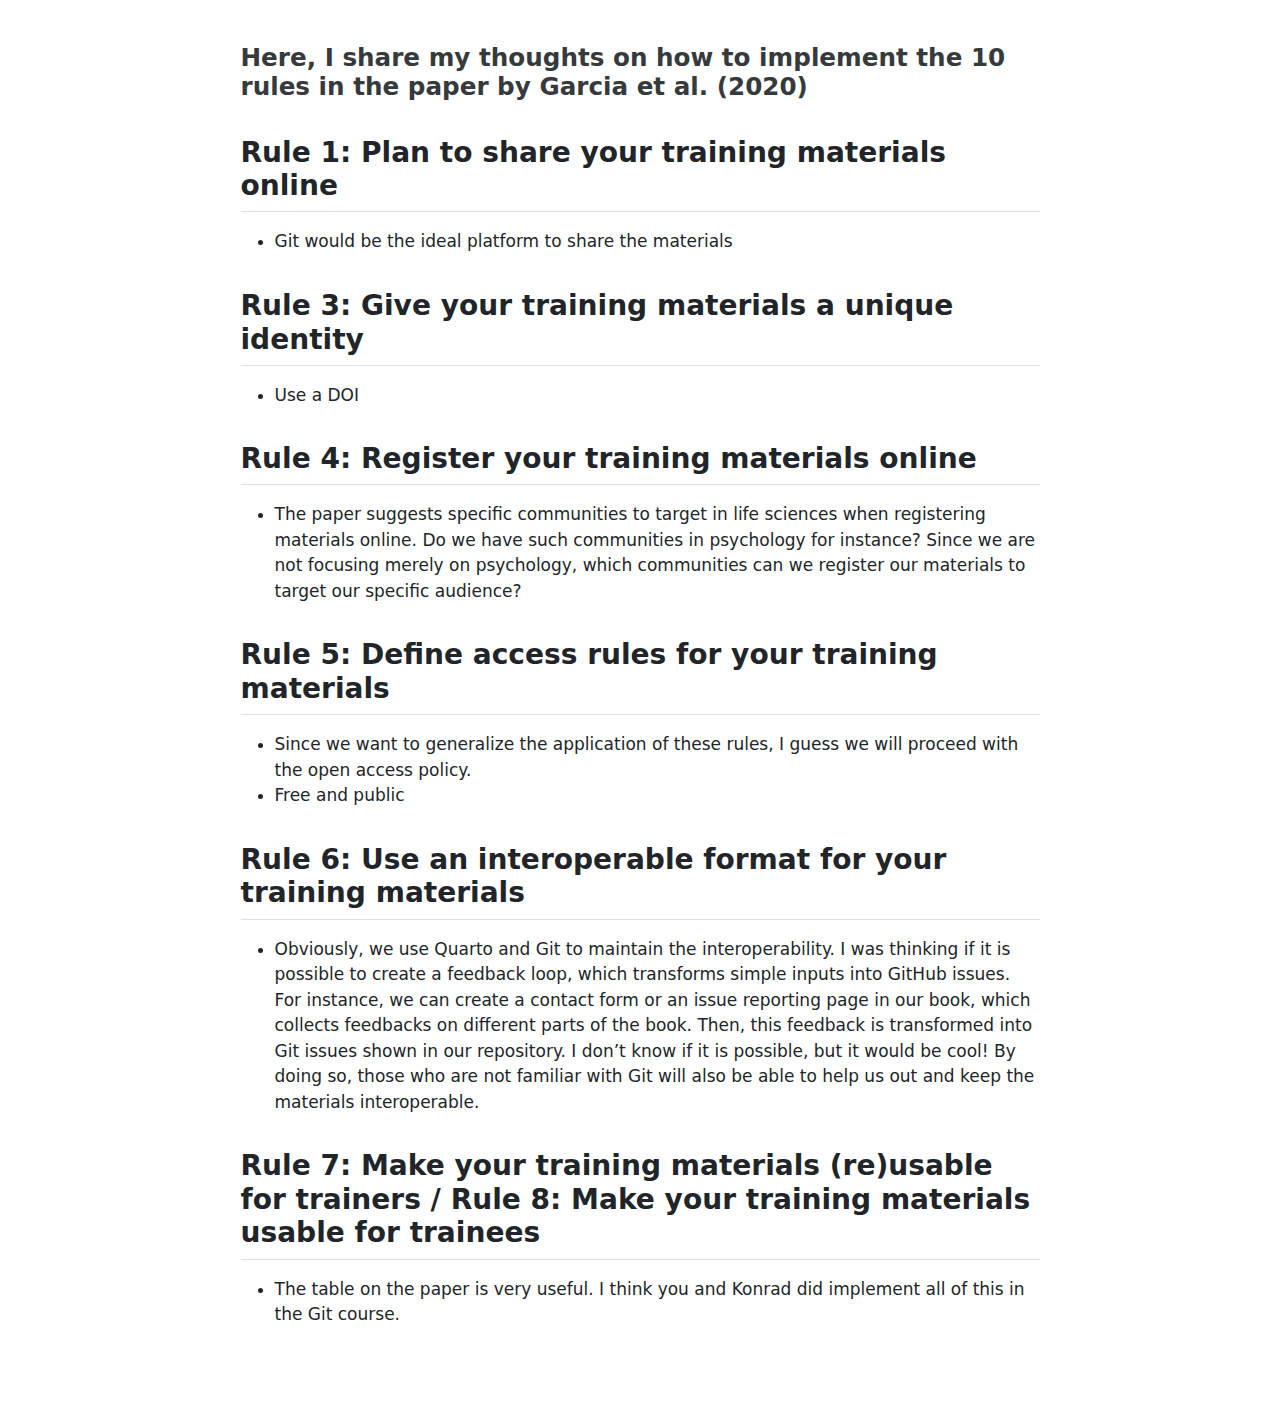
<file: chapters/10-rules-brainstorm.html>
<!DOCTYPE html>
<html xmlns="http://www.w3.org/1999/xhtml" lang="en" xml:lang="en"><head>

<meta charset="utf-8">
<meta name="generator" content="quarto-1.4.554">

<meta name="viewport" content="width=device-width, initial-scale=1.0, user-scalable=yes">


<title>rules-brainstorm</title>
<style>
code{white-space: pre-wrap;}
span.smallcaps{font-variant: small-caps;}
div.columns{display: flex; gap: min(4vw, 1.5em);}
div.column{flex: auto; overflow-x: auto;}
div.hanging-indent{margin-left: 1.5em; text-indent: -1.5em;}
ul.task-list{list-style: none;}
ul.task-list li input[type="checkbox"] {
  width: 0.8em;
  margin: 0 0.8em 0.2em -1em; /* quarto-specific, see https://github.com/quarto-dev/quarto-cli/issues/4556 */ 
  vertical-align: middle;
}
</style>


<script src="10-rules-brainstorm_files/libs/clipboard/clipboard.min.js"></script>
<script src="10-rules-brainstorm_files/libs/quarto-html/quarto.js"></script>
<script src="10-rules-brainstorm_files/libs/quarto-html/popper.min.js"></script>
<script src="10-rules-brainstorm_files/libs/quarto-html/tippy.umd.min.js"></script>
<script src="10-rules-brainstorm_files/libs/quarto-html/anchor.min.js"></script>
<link href="10-rules-brainstorm_files/libs/quarto-html/tippy.css" rel="stylesheet">
<link href="10-rules-brainstorm_files/libs/quarto-html/quarto-syntax-highlighting.css" rel="stylesheet" id="quarto-text-highlighting-styles">
<script src="10-rules-brainstorm_files/libs/bootstrap/bootstrap.min.js"></script>
<link href="10-rules-brainstorm_files/libs/bootstrap/bootstrap-icons.css" rel="stylesheet">
<link href="10-rules-brainstorm_files/libs/bootstrap/bootstrap.min.css" rel="stylesheet" id="quarto-bootstrap" data-mode="light">


</head>

<body class="fullcontent">

<div id="quarto-content" class="page-columns page-rows-contents page-layout-article">

<main class="content" id="quarto-document-content">




<section id="here-i-share-my-thoughts-on-how-to-implement-the-10-rules-in-the-paper-by-garcia-et-al.-2020" class="level3">
<h3 class="anchored" data-anchor-id="here-i-share-my-thoughts-on-how-to-implement-the-10-rules-in-the-paper-by-garcia-et-al.-2020">Here, I share my thoughts on how to implement the 10 rules in the paper by Garcia et al.&nbsp;(2020)</h3>
</section>
<section id="rule-1-plan-to-share-your-training-materials-online" class="level2">
<h2 class="anchored" data-anchor-id="rule-1-plan-to-share-your-training-materials-online">Rule 1: Plan to share your training materials online</h2>
<ul>
<li>Git would be the ideal platform to share the materials</li>
</ul>
</section>
<section id="rule-3-give-your-training-materials-a-unique-identity" class="level2">
<h2 class="anchored" data-anchor-id="rule-3-give-your-training-materials-a-unique-identity">Rule 3: Give your training materials a unique identity</h2>
<ul>
<li>Use a DOI</li>
</ul>
</section>
<section id="rule-4-register-your-training-materials-online" class="level2">
<h2 class="anchored" data-anchor-id="rule-4-register-your-training-materials-online">Rule 4: Register your training materials online</h2>
<ul>
<li>The paper suggests specific communities to target in life sciences when registering materials online. Do we have such communities in psychology for instance? Since we are not focusing merely on psychology, which communities can we register our materials to target our specific audience?</li>
</ul>
</section>
<section id="rule-5-define-access-rules-for-your-training-materials" class="level2">
<h2 class="anchored" data-anchor-id="rule-5-define-access-rules-for-your-training-materials">Rule 5: Define access rules for your training materials</h2>
<ul>
<li>Since we want to generalize the application of these rules, I guess we will proceed with the open access policy.</li>
<li>Free and public</li>
</ul>
</section>
<section id="rule-6-use-an-interoperable-format-for-your-training-materials" class="level2">
<h2 class="anchored" data-anchor-id="rule-6-use-an-interoperable-format-for-your-training-materials">Rule 6: Use an interoperable format for your training materials</h2>
<ul>
<li>Obviously, we use Quarto and Git to maintain the interoperability. I was thinking if it is possible to create a feedback loop, which transforms simple inputs into GitHub issues. For instance, we can create a contact form or an issue reporting page in our book, which collects feedbacks on different parts of the book. Then, this feedback is transformed into Git issues shown in our repository. I don’t know if it is possible, but it would be cool! By doing so, those who are not familiar with Git will also be able to help us out and keep the materials interoperable.</li>
</ul>
</section>
<section id="rule-7-make-your-training-materials-reusable-for-trainers-rule-8-make-your-training-materials-usable-for-trainees" class="level2">
<h2 class="anchored" data-anchor-id="rule-7-make-your-training-materials-reusable-for-trainers-rule-8-make-your-training-materials-usable-for-trainees">Rule 7: Make your training materials (re)usable for trainers / Rule 8: Make your training materials usable for trainees</h2>
<ul>
<li>The table on the paper is very useful. I think you and Konrad did implement all of this in the Git course.</li>
</ul>
</section>

</main>
<!-- /main column -->
<script id="quarto-html-after-body" type="application/javascript">
window.document.addEventListener("DOMContentLoaded", function (event) {
  const toggleBodyColorMode = (bsSheetEl) => {
    const mode = bsSheetEl.getAttribute("data-mode");
    const bodyEl = window.document.querySelector("body");
    if (mode === "dark") {
      bodyEl.classList.add("quarto-dark");
      bodyEl.classList.remove("quarto-light");
    } else {
      bodyEl.classList.add("quarto-light");
      bodyEl.classList.remove("quarto-dark");
    }
  }
  const toggleBodyColorPrimary = () => {
    const bsSheetEl = window.document.querySelector("link#quarto-bootstrap");
    if (bsSheetEl) {
      toggleBodyColorMode(bsSheetEl);
    }
  }
  toggleBodyColorPrimary();  
  const icon = "";
  const anchorJS = new window.AnchorJS();
  anchorJS.options = {
    placement: 'right',
    icon: icon
  };
  anchorJS.add('.anchored');
  const isCodeAnnotation = (el) => {
    for (const clz of el.classList) {
      if (clz.startsWith('code-annotation-')) {                     
        return true;
      }
    }
    return false;
  }
  const clipboard = new window.ClipboardJS('.code-copy-button', {
    text: function(trigger) {
      const codeEl = trigger.previousElementSibling.cloneNode(true);
      for (const childEl of codeEl.children) {
        if (isCodeAnnotation(childEl)) {
          childEl.remove();
        }
      }
      return codeEl.innerText;
    }
  });
  clipboard.on('success', function(e) {
    // button target
    const button = e.trigger;
    // don't keep focus
    button.blur();
    // flash "checked"
    button.classList.add('code-copy-button-checked');
    var currentTitle = button.getAttribute("title");
    button.setAttribute("title", "Copied!");
    let tooltip;
    if (window.bootstrap) {
      button.setAttribute("data-bs-toggle", "tooltip");
      button.setAttribute("data-bs-placement", "left");
      button.setAttribute("data-bs-title", "Copied!");
      tooltip = new bootstrap.Tooltip(button, 
        { trigger: "manual", 
          customClass: "code-copy-button-tooltip",
          offset: [0, -8]});
      tooltip.show();    
    }
    setTimeout(function() {
      if (tooltip) {
        tooltip.hide();
        button.removeAttribute("data-bs-title");
        button.removeAttribute("data-bs-toggle");
        button.removeAttribute("data-bs-placement");
      }
      button.setAttribute("title", currentTitle);
      button.classList.remove('code-copy-button-checked');
    }, 1000);
    // clear code selection
    e.clearSelection();
  });
    var localhostRegex = new RegExp(/^(?:http|https):\/\/localhost\:?[0-9]*\//);
    var mailtoRegex = new RegExp(/^mailto:/);
      var filterRegex = new RegExp('/' + window.location.host + '/');
    var isInternal = (href) => {
        return filterRegex.test(href) || localhostRegex.test(href) || mailtoRegex.test(href);
    }
    // Inspect non-navigation links and adorn them if external
 	var links = window.document.querySelectorAll('a[href]:not(.nav-link):not(.navbar-brand):not(.toc-action):not(.sidebar-link):not(.sidebar-item-toggle):not(.pagination-link):not(.no-external):not([aria-hidden]):not(.dropdown-item):not(.quarto-navigation-tool)');
    for (var i=0; i<links.length; i++) {
      const link = links[i];
      if (!isInternal(link.href)) {
        // undo the damage that might have been done by quarto-nav.js in the case of
        // links that we want to consider external
        if (link.dataset.originalHref !== undefined) {
          link.href = link.dataset.originalHref;
        }
      }
    }
  function tippyHover(el, contentFn, onTriggerFn, onUntriggerFn) {
    const config = {
      allowHTML: true,
      maxWidth: 500,
      delay: 100,
      arrow: false,
      appendTo: function(el) {
          return el.parentElement;
      },
      interactive: true,
      interactiveBorder: 10,
      theme: 'quarto',
      placement: 'bottom-start',
    };
    if (contentFn) {
      config.content = contentFn;
    }
    if (onTriggerFn) {
      config.onTrigger = onTriggerFn;
    }
    if (onUntriggerFn) {
      config.onUntrigger = onUntriggerFn;
    }
    window.tippy(el, config); 
  }
  const noterefs = window.document.querySelectorAll('a[role="doc-noteref"]');
  for (var i=0; i<noterefs.length; i++) {
    const ref = noterefs[i];
    tippyHover(ref, function() {
      // use id or data attribute instead here
      let href = ref.getAttribute('data-footnote-href') || ref.getAttribute('href');
      try { href = new URL(href).hash; } catch {}
      const id = href.replace(/^#\/?/, "");
      const note = window.document.getElementById(id);
      if (note) {
        return note.innerHTML;
      } else {
        return "";
      }
    });
  }
  const xrefs = window.document.querySelectorAll('a.quarto-xref');
  const processXRef = (id, note) => {
    // Strip column container classes
    const stripColumnClz = (el) => {
      el.classList.remove("page-full", "page-columns");
      if (el.children) {
        for (const child of el.children) {
          stripColumnClz(child);
        }
      }
    }
    stripColumnClz(note)
    if (id === null || id.startsWith('sec-')) {
      // Special case sections, only their first couple elements
      const container = document.createElement("div");
      if (note.children && note.children.length > 2) {
        container.appendChild(note.children[0].cloneNode(true));
        for (let i = 1; i < note.children.length; i++) {
          const child = note.children[i];
          if (child.tagName === "P" && child.innerText === "") {
            continue;
          } else {
            container.appendChild(child.cloneNode(true));
            break;
          }
        }
        if (window.Quarto?.typesetMath) {
          window.Quarto.typesetMath(container);
        }
        return container.innerHTML
      } else {
        if (window.Quarto?.typesetMath) {
          window.Quarto.typesetMath(note);
        }
        return note.innerHTML;
      }
    } else {
      // Remove any anchor links if they are present
      const anchorLink = note.querySelector('a.anchorjs-link');
      if (anchorLink) {
        anchorLink.remove();
      }
      if (window.Quarto?.typesetMath) {
        window.Quarto.typesetMath(note);
      }
      // TODO in 1.5, we should make sure this works without a callout special case
      if (note.classList.contains("callout")) {
        return note.outerHTML;
      } else {
        return note.innerHTML;
      }
    }
  }
  for (var i=0; i<xrefs.length; i++) {
    const xref = xrefs[i];
    tippyHover(xref, undefined, function(instance) {
      instance.disable();
      let url = xref.getAttribute('href');
      let hash = undefined; 
      if (url.startsWith('#')) {
        hash = url;
      } else {
        try { hash = new URL(url).hash; } catch {}
      }
      if (hash) {
        const id = hash.replace(/^#\/?/, "");
        const note = window.document.getElementById(id);
        if (note !== null) {
          try {
            const html = processXRef(id, note.cloneNode(true));
            instance.setContent(html);
          } finally {
            instance.enable();
            instance.show();
          }
        } else {
          // See if we can fetch this
          fetch(url.split('#')[0])
          .then(res => res.text())
          .then(html => {
            const parser = new DOMParser();
            const htmlDoc = parser.parseFromString(html, "text/html");
            const note = htmlDoc.getElementById(id);
            if (note !== null) {
              const html = processXRef(id, note);
              instance.setContent(html);
            } 
          }).finally(() => {
            instance.enable();
            instance.show();
          });
        }
      } else {
        // See if we can fetch a full url (with no hash to target)
        // This is a special case and we should probably do some content thinning / targeting
        fetch(url)
        .then(res => res.text())
        .then(html => {
          const parser = new DOMParser();
          const htmlDoc = parser.parseFromString(html, "text/html");
          const note = htmlDoc.querySelector('main.content');
          if (note !== null) {
            // This should only happen for chapter cross references
            // (since there is no id in the URL)
            // remove the first header
            if (note.children.length > 0 && note.children[0].tagName === "HEADER") {
              note.children[0].remove();
            }
            const html = processXRef(null, note);
            instance.setContent(html);
          } 
        }).finally(() => {
          instance.enable();
          instance.show();
        });
      }
    }, function(instance) {
    });
  }
      let selectedAnnoteEl;
      const selectorForAnnotation = ( cell, annotation) => {
        let cellAttr = 'data-code-cell="' + cell + '"';
        let lineAttr = 'data-code-annotation="' +  annotation + '"';
        const selector = 'span[' + cellAttr + '][' + lineAttr + ']';
        return selector;
      }
      const selectCodeLines = (annoteEl) => {
        const doc = window.document;
        const targetCell = annoteEl.getAttribute("data-target-cell");
        const targetAnnotation = annoteEl.getAttribute("data-target-annotation");
        const annoteSpan = window.document.querySelector(selectorForAnnotation(targetCell, targetAnnotation));
        const lines = annoteSpan.getAttribute("data-code-lines").split(",");
        const lineIds = lines.map((line) => {
          return targetCell + "-" + line;
        })
        let top = null;
        let height = null;
        let parent = null;
        if (lineIds.length > 0) {
            //compute the position of the single el (top and bottom and make a div)
            const el = window.document.getElementById(lineIds[0]);
            top = el.offsetTop;
            height = el.offsetHeight;
            parent = el.parentElement.parentElement;
          if (lineIds.length > 1) {
            const lastEl = window.document.getElementById(lineIds[lineIds.length - 1]);
            const bottom = lastEl.offsetTop + lastEl.offsetHeight;
            height = bottom - top;
          }
          if (top !== null && height !== null && parent !== null) {
            // cook up a div (if necessary) and position it 
            let div = window.document.getElementById("code-annotation-line-highlight");
            if (div === null) {
              div = window.document.createElement("div");
              div.setAttribute("id", "code-annotation-line-highlight");
              div.style.position = 'absolute';
              parent.appendChild(div);
            }
            div.style.top = top - 2 + "px";
            div.style.height = height + 4 + "px";
            div.style.left = 0;
            let gutterDiv = window.document.getElementById("code-annotation-line-highlight-gutter");
            if (gutterDiv === null) {
              gutterDiv = window.document.createElement("div");
              gutterDiv.setAttribute("id", "code-annotation-line-highlight-gutter");
              gutterDiv.style.position = 'absolute';
              const codeCell = window.document.getElementById(targetCell);
              const gutter = codeCell.querySelector('.code-annotation-gutter');
              gutter.appendChild(gutterDiv);
            }
            gutterDiv.style.top = top - 2 + "px";
            gutterDiv.style.height = height + 4 + "px";
          }
          selectedAnnoteEl = annoteEl;
        }
      };
      const unselectCodeLines = () => {
        const elementsIds = ["code-annotation-line-highlight", "code-annotation-line-highlight-gutter"];
        elementsIds.forEach((elId) => {
          const div = window.document.getElementById(elId);
          if (div) {
            div.remove();
          }
        });
        selectedAnnoteEl = undefined;
      };
        // Handle positioning of the toggle
    window.addEventListener(
      "resize",
      throttle(() => {
        elRect = undefined;
        if (selectedAnnoteEl) {
          selectCodeLines(selectedAnnoteEl);
        }
      }, 10)
    );
    function throttle(fn, ms) {
    let throttle = false;
    let timer;
      return (...args) => {
        if(!throttle) { // first call gets through
            fn.apply(this, args);
            throttle = true;
        } else { // all the others get throttled
            if(timer) clearTimeout(timer); // cancel #2
            timer = setTimeout(() => {
              fn.apply(this, args);
              timer = throttle = false;
            }, ms);
        }
      };
    }
      // Attach click handler to the DT
      const annoteDls = window.document.querySelectorAll('dt[data-target-cell]');
      for (const annoteDlNode of annoteDls) {
        annoteDlNode.addEventListener('click', (event) => {
          const clickedEl = event.target;
          if (clickedEl !== selectedAnnoteEl) {
            unselectCodeLines();
            const activeEl = window.document.querySelector('dt[data-target-cell].code-annotation-active');
            if (activeEl) {
              activeEl.classList.remove('code-annotation-active');
            }
            selectCodeLines(clickedEl);
            clickedEl.classList.add('code-annotation-active');
          } else {
            // Unselect the line
            unselectCodeLines();
            clickedEl.classList.remove('code-annotation-active');
          }
        });
      }
  const findCites = (el) => {
    const parentEl = el.parentElement;
    if (parentEl) {
      const cites = parentEl.dataset.cites;
      if (cites) {
        return {
          el,
          cites: cites.split(' ')
        };
      } else {
        return findCites(el.parentElement)
      }
    } else {
      return undefined;
    }
  };
  var bibliorefs = window.document.querySelectorAll('a[role="doc-biblioref"]');
  for (var i=0; i<bibliorefs.length; i++) {
    const ref = bibliorefs[i];
    const citeInfo = findCites(ref);
    if (citeInfo) {
      tippyHover(citeInfo.el, function() {
        var popup = window.document.createElement('div');
        citeInfo.cites.forEach(function(cite) {
          var citeDiv = window.document.createElement('div');
          citeDiv.classList.add('hanging-indent');
          citeDiv.classList.add('csl-entry');
          var biblioDiv = window.document.getElementById('ref-' + cite);
          if (biblioDiv) {
            citeDiv.innerHTML = biblioDiv.innerHTML;
          }
          popup.appendChild(citeDiv);
        });
        return popup.innerHTML;
      });
    }
  }
});
</script>
</div> <!-- /content -->




</body></html>
</file>
<file: chapters/10-rules-brainstorm_files/libs/quarto-html/tippy.css>
.tippy-box[data-animation=fade][data-state=hidden]{opacity:0}[data-tippy-root]{max-width:calc(100vw - 10px)}.tippy-box{position:relative;background-color:#333;color:#fff;border-radius:4px;font-size:14px;line-height:1.4;white-space:normal;outline:0;transition-property:transform,visibility,opacity}.tippy-box[data-placement^=top]>.tippy-arrow{bottom:0}.tippy-box[data-placement^=top]>.tippy-arrow:before{bottom:-7px;left:0;border-width:8px 8px 0;border-top-color:initial;transform-origin:center top}.tippy-box[data-placement^=bottom]>.tippy-arrow{top:0}.tippy-box[data-placement^=bottom]>.tippy-arrow:before{top:-7px;left:0;border-width:0 8px 8px;border-bottom-color:initial;transform-origin:center bottom}.tippy-box[data-placement^=left]>.tippy-arrow{right:0}.tippy-box[data-placement^=left]>.tippy-arrow:before{border-width:8px 0 8px 8px;border-left-color:initial;right:-7px;transform-origin:center left}.tippy-box[data-placement^=right]>.tippy-arrow{left:0}.tippy-box[data-placement^=right]>.tippy-arrow:before{left:-7px;border-width:8px 8px 8px 0;border-right-color:initial;transform-origin:center right}.tippy-box[data-inertia][data-state=visible]{transition-timing-function:cubic-bezier(.54,1.5,.38,1.11)}.tippy-arrow{width:16px;height:16px;color:#333}.tippy-arrow:before{content:"";position:absolute;border-color:transparent;border-style:solid}.tippy-content{position:relative;padding:5px 9px;z-index:1}
</file>
<file: chapters/10-rules-brainstorm_files/libs/quarto-html/quarto-syntax-highlighting.css>
/* quarto syntax highlight colors */
:root {
  --quarto-hl-ot-color: #003B4F;
  --quarto-hl-at-color: #657422;
  --quarto-hl-ss-color: #20794D;
  --quarto-hl-an-color: #5E5E5E;
  --quarto-hl-fu-color: #4758AB;
  --quarto-hl-st-color: #20794D;
  --quarto-hl-cf-color: #003B4F;
  --quarto-hl-op-color: #5E5E5E;
  --quarto-hl-er-color: #AD0000;
  --quarto-hl-bn-color: #AD0000;
  --quarto-hl-al-color: #AD0000;
  --quarto-hl-va-color: #111111;
  --quarto-hl-bu-color: inherit;
  --quarto-hl-ex-color: inherit;
  --quarto-hl-pp-color: #AD0000;
  --quarto-hl-in-color: #5E5E5E;
  --quarto-hl-vs-color: #20794D;
  --quarto-hl-wa-color: #5E5E5E;
  --quarto-hl-do-color: #5E5E5E;
  --quarto-hl-im-color: #00769E;
  --quarto-hl-ch-color: #20794D;
  --quarto-hl-dt-color: #AD0000;
  --quarto-hl-fl-color: #AD0000;
  --quarto-hl-co-color: #5E5E5E;
  --quarto-hl-cv-color: #5E5E5E;
  --quarto-hl-cn-color: #8f5902;
  --quarto-hl-sc-color: #5E5E5E;
  --quarto-hl-dv-color: #AD0000;
  --quarto-hl-kw-color: #003B4F;
}

/* other quarto variables */
:root {
  --quarto-font-monospace: SFMono-Regular, Menlo, Monaco, Consolas, "Liberation Mono", "Courier New", monospace;
}

pre > code.sourceCode > span {
  color: #003B4F;
}

code span {
  color: #003B4F;
}

code.sourceCode > span {
  color: #003B4F;
}

div.sourceCode,
div.sourceCode pre.sourceCode {
  color: #003B4F;
}

code span.ot {
  color: #003B4F;
  font-style: inherit;
}

code span.at {
  color: #657422;
  font-style: inherit;
}

code span.ss {
  color: #20794D;
  font-style: inherit;
}

code span.an {
  color: #5E5E5E;
  font-style: inherit;
}

code span.fu {
  color: #4758AB;
  font-style: inherit;
}

code span.st {
  color: #20794D;
  font-style: inherit;
}

code span.cf {
  color: #003B4F;
  font-style: inherit;
}

code span.op {
  color: #5E5E5E;
  font-style: inherit;
}

code span.er {
  color: #AD0000;
  font-style: inherit;
}

code span.bn {
  color: #AD0000;
  font-style: inherit;
}

code span.al {
  color: #AD0000;
  font-style: inherit;
}

code span.va {
  color: #111111;
  font-style: inherit;
}

code span.bu {
  font-style: inherit;
}

code span.ex {
  font-style: inherit;
}

code span.pp {
  color: #AD0000;
  font-style: inherit;
}

code span.in {
  color: #5E5E5E;
  font-style: inherit;
}

code span.vs {
  color: #20794D;
  font-style: inherit;
}

code span.wa {
  color: #5E5E5E;
  font-style: italic;
}

code span.do {
  color: #5E5E5E;
  font-style: italic;
}

code span.im {
  color: #00769E;
  font-style: inherit;
}

code span.ch {
  color: #20794D;
  font-style: inherit;
}

code span.dt {
  color: #AD0000;
  font-style: inherit;
}

code span.fl {
  color: #AD0000;
  font-style: inherit;
}

code span.co {
  color: #5E5E5E;
  font-style: inherit;
}

code span.cv {
  color: #5E5E5E;
  font-style: italic;
}

code span.cn {
  color: #8f5902;
  font-style: inherit;
}

code span.sc {
  color: #5E5E5E;
  font-style: inherit;
}

code span.dv {
  color: #AD0000;
  font-style: inherit;
}

code span.kw {
  color: #003B4F;
  font-style: inherit;
}

.prevent-inlining {
  content: "</";
}

/*# sourceMappingURL=debc5d5d77c3f9108843748ff7464032.css.map */
</file>
